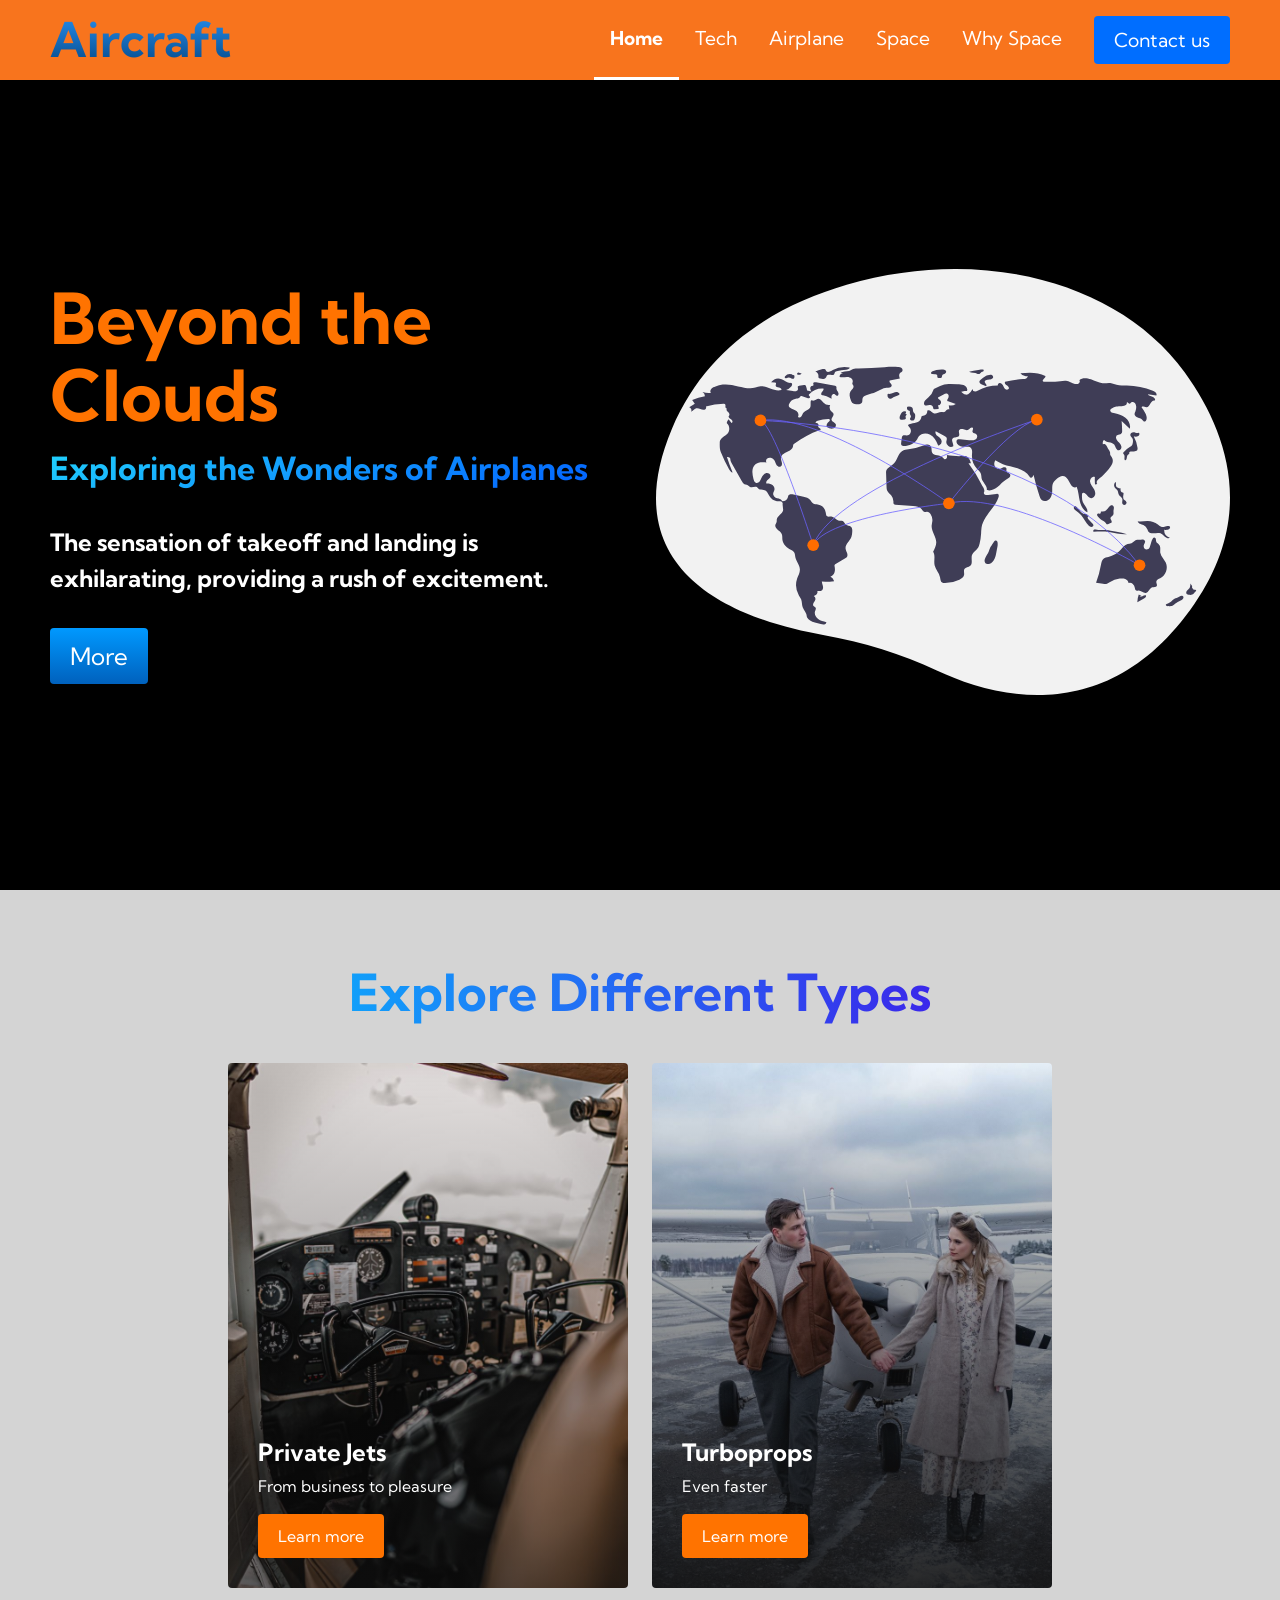
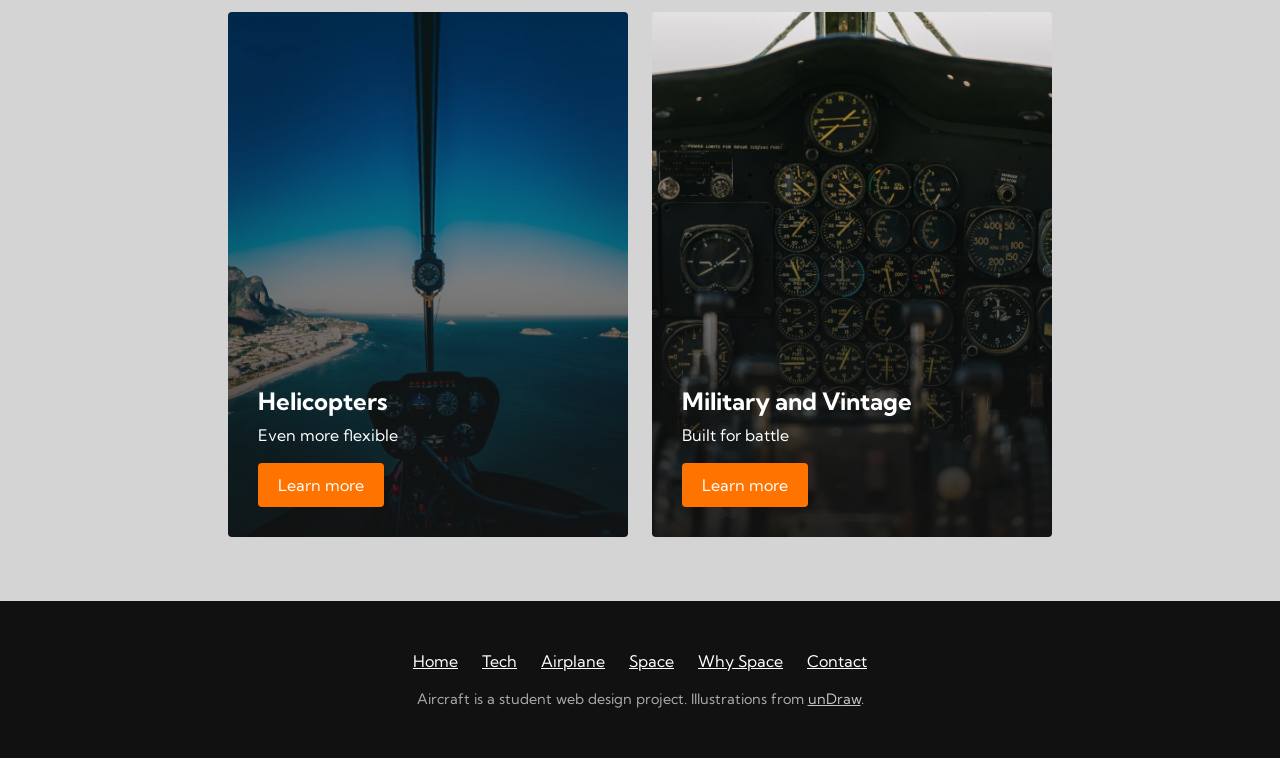
<file: index.html>
<!DOCTYPE html>
<html lang="en">
<head>
    <meta charset="UTF-8">
    <meta name="viewport" content="width=device-width, initial-scale=1.0">
    <title>Aircraft - Exploring the wonders of flight</title>
    <meta name="description" content="A guided tour of aircraft, from airplane engines to space exploration.">
    <meta name="theme-color" content="#f8741d">
    <meta property="og:title" content="Aircraft - Exploring the wonders of flight">
    <meta property="og:description" content="A guided tour of aircraft, from airplane engines to space exploration.">
    <link rel="icon" href="data:image/svg+xml,%3Csvg xmlns='http://www.w3.org/2000/svg' viewBox='0 0 100 100'%3E%3Ctext y='.9em' font-size='90'%3E%E2%9C%88%EF%B8%8F%3C/text%3E%3C/svg%3E">
    <link rel="preconnect" href="https://fonts.googleapis.com">
    <link rel="preconnect" href="https://fonts.gstatic.com" crossorigin>
    <link rel="stylesheet" href="https://fonts.googleapis.com/css2?family=Kumbh+Sans:wght@400;700&display=swap">
    <link rel="stylesheet" href="css/stylesheet.css">
</head>
<body>
<a class="skip-link" href="#content">Skip to content</a>
<nav class="navbar" aria-label="Main">
    <div class="navbar__container">
        <a href="index.html" id="navbar__logo">Aircraft</a>
        <button class="navbar__toggle" id="mobile-menu" type="button" aria-label="Toggle menu" aria-expanded="false" aria-controls="nav-menu">
            <span class="bar"></span><span class="bar"></span><span class="bar"></span>
        </button>
        <ul class="navbar__menu" id="nav-menu">
            <li class="navbar__item"><a href="index.html" class="navbar__links" aria-current="page">Home</a></li>
            <li class="navbar__item"><a href="tech.html" class="navbar__links">Tech</a></li>
            <li class="navbar__item"><a href="airplane.html" class="navbar__links">Airplane</a></li>
            <li class="navbar__item"><a href="space.html" class="navbar__links">Space</a></li>
            <li class="navbar__item"><a href="why-space.html" class="navbar__links">Why Space</a></li>
            <li class="navbar__btn"><a href="contact.html" class="button">Contact us</a></li>
        </ul>
    </div>
</nav>
<main id="content">
    <section class="main">
        <div class="main__container">
            <div class="main__content">
                <h1>Beyond the Clouds</h1>
                <h2>Exploring the Wonders of Airplanes</h2>
                <p>The sensation of takeoff and landing is exhilarating, providing a rush of excitement.</p>
                <a class="main__btn" href="tech.html"><span>More</span></a>
            </div>
            <div class="main__img--container">
                <img src="images/world.svg" alt="Illustration of a connected world">
            </div>
        </div>
    </section>
    <section class="services" aria-labelledby="types-heading">
        <h2 id="types-heading">Explore Different Types</h2>
        <div class="services__container">
            <a class="services__card card--jets" href="airplane.html">
                <h3>Private Jets</h3>
                <p>From business to pleasure</p>
                <span class="services__cta">Learn more</span>
            </a>
            <a class="services__card card--turboprops" href="airplane.html">
                <h3>Turboprops</h3>
                <p>Even faster</p>
                <span class="services__cta">Learn more</span>
            </a>
            <a class="services__card card--helis" href="airplane.html">
                <h3>Helicopters</h3>
                <p>Even more flexible</p>
                <span class="services__cta">Learn more</span>
            </a>
            <a class="services__card card--military" href="airplane.html">
                <h3>Military and Vintage</h3>
                <p>Built for battle</p>
                <span class="services__cta">Learn more</span>
            </a>
        </div>
    </section>
</main>
<footer class="footer">
    <ul class="footer__links">
        <li><a href="index.html">Home</a></li>
        <li><a href="tech.html">Tech</a></li>
        <li><a href="airplane.html">Airplane</a></li>
        <li><a href="space.html">Space</a></li>
        <li><a href="why-space.html">Why Space</a></li>
        <li><a href="contact.html">Contact</a></li>
    </ul>
    <p class="footer__note">Aircraft is a student web design project. Illustrations from <a href="https://undraw.co/illustrations" target="_blank" rel="noopener">unDraw</a>.</p>
</footer>
<script src="js/app.js"></script>
</body>
</html>
</file>
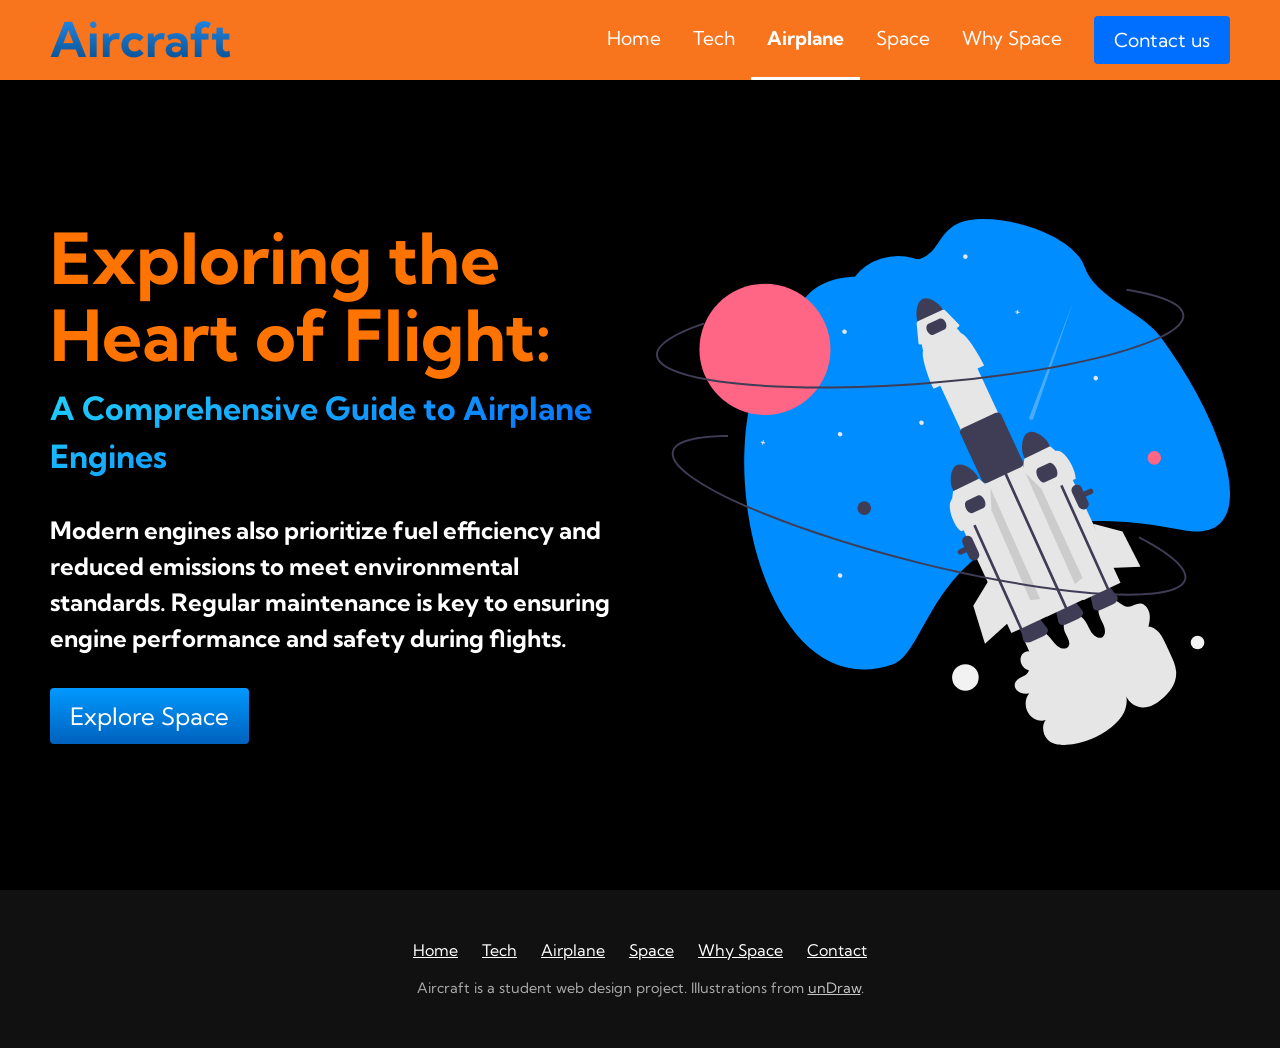
<file: airplane.html>
<!DOCTYPE html>
<html lang="en">
<head>
    <meta charset="UTF-8">
    <meta name="viewport" content="width=device-width, initial-scale=1.0">
    <title>Airplane engines - Aircraft</title>
    <meta name="description" content="A guide to airplane engines, efficiency and maintenance.">
    <meta name="theme-color" content="#f8741d">
    <meta property="og:title" content="Airplane engines - Aircraft">
    <meta property="og:description" content="A guide to airplane engines, efficiency and maintenance.">
    <link rel="icon" href="data:image/svg+xml,%3Csvg xmlns='http://www.w3.org/2000/svg' viewBox='0 0 100 100'%3E%3Ctext y='.9em' font-size='90'%3E%E2%9C%88%EF%B8%8F%3C/text%3E%3C/svg%3E">
    <link rel="preconnect" href="https://fonts.googleapis.com">
    <link rel="preconnect" href="https://fonts.gstatic.com" crossorigin>
    <link rel="stylesheet" href="https://fonts.googleapis.com/css2?family=Kumbh+Sans:wght@400;700&display=swap">
    <link rel="stylesheet" href="css/stylesheet.css">
</head>
<body>
<a class="skip-link" href="#content">Skip to content</a>
<nav class="navbar" aria-label="Main">
    <div class="navbar__container">
        <a href="index.html" id="navbar__logo">Aircraft</a>
        <button class="navbar__toggle" id="mobile-menu" type="button" aria-label="Toggle menu" aria-expanded="false" aria-controls="nav-menu">
            <span class="bar"></span><span class="bar"></span><span class="bar"></span>
        </button>
        <ul class="navbar__menu" id="nav-menu">
            <li class="navbar__item"><a href="index.html" class="navbar__links">Home</a></li>
            <li class="navbar__item"><a href="tech.html" class="navbar__links">Tech</a></li>
            <li class="navbar__item"><a href="airplane.html" class="navbar__links" aria-current="page">Airplane</a></li>
            <li class="navbar__item"><a href="space.html" class="navbar__links">Space</a></li>
            <li class="navbar__item"><a href="why-space.html" class="navbar__links">Why Space</a></li>
            <li class="navbar__btn"><a href="contact.html" class="button">Contact us</a></li>
        </ul>
    </div>
</nav>
<main id="content">
    <section class="main">
        <div class="main__container">
            <div class="main__content">
                <h1>Exploring the Heart of Flight:</h1>
                <h2>A Comprehensive Guide to Airplane Engines</h2>
                <p>Modern engines also prioritize fuel efficiency and reduced emissions to meet environmental standards. Regular maintenance is key to ensuring engine performance and safety during flights.</p>
                <a class="main__btn" href="space.html"><span>Explore Space</span></a>
            </div>
            <div class="main__img--container">
                <img src="images/airplane.svg" alt="Illustration of an airplane">
            </div>
        </div>
    </section>
</main>
<footer class="footer">
    <ul class="footer__links">
        <li><a href="index.html">Home</a></li>
        <li><a href="tech.html">Tech</a></li>
        <li><a href="airplane.html">Airplane</a></li>
        <li><a href="space.html">Space</a></li>
        <li><a href="why-space.html">Why Space</a></li>
        <li><a href="contact.html">Contact</a></li>
    </ul>
    <p class="footer__note">Aircraft is a student web design project. Illustrations from <a href="https://undraw.co/illustrations" target="_blank" rel="noopener">unDraw</a>.</p>
</footer>
<script src="js/app.js"></script>
</body>
</html>
</file>
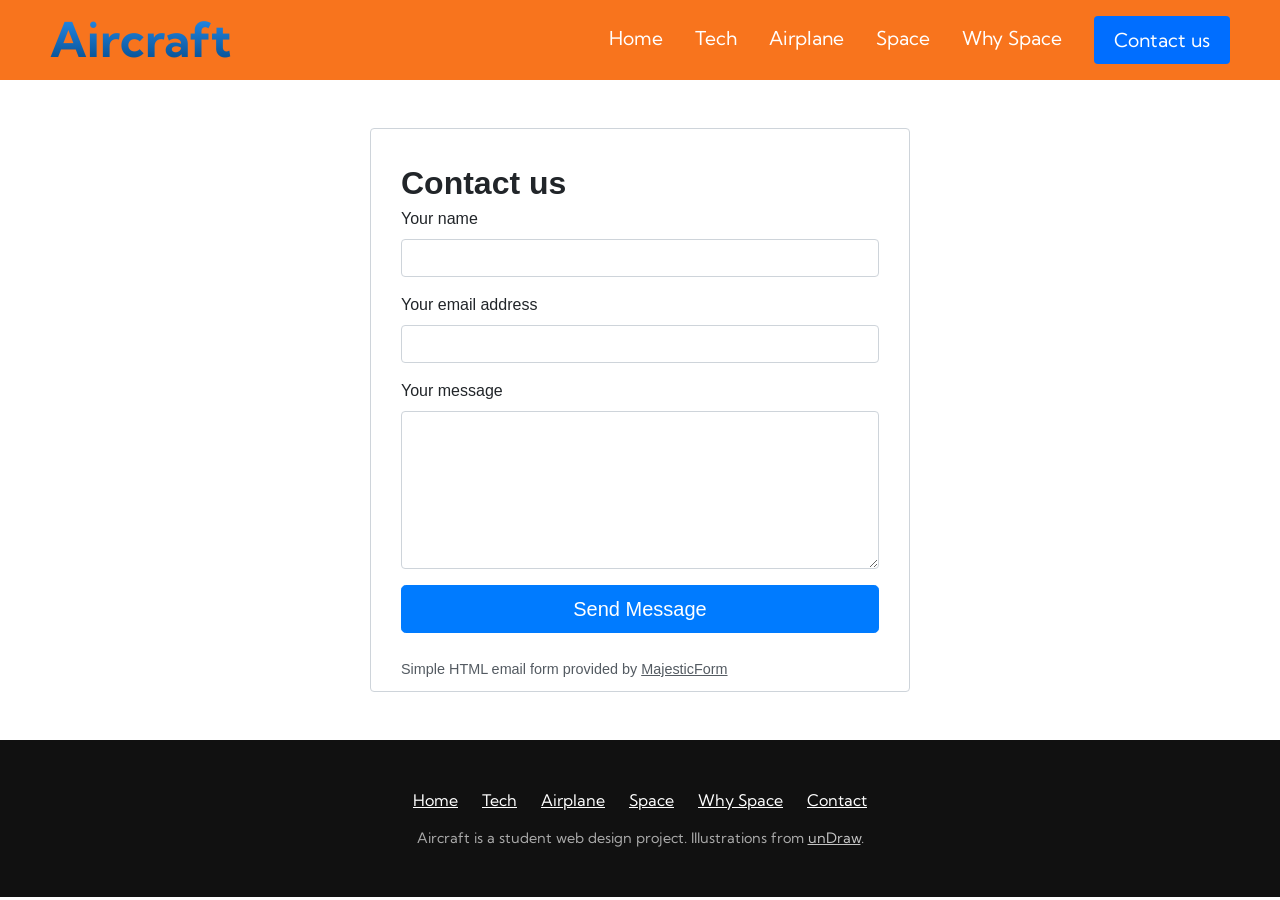
<file: contact.html>
<!DOCTYPE html>
<html lang="en">
<head>
    <meta charset="UTF-8">
    <meta name="viewport" content="width=device-width, initial-scale=1.0">
    <title>Contact - Aircraft</title>
    <meta name="description" content="Send the Aircraft team a message.">
    <meta name="theme-color" content="#f8741d">
    <meta property="og:title" content="Contact - Aircraft">
    <meta property="og:description" content="Send the Aircraft team a message.">
    <link rel="icon" href="data:image/svg+xml,%3Csvg xmlns='http://www.w3.org/2000/svg' viewBox='0 0 100 100'%3E%3Ctext y='.9em' font-size='90'%3E%E2%9C%88%EF%B8%8F%3C/text%3E%3C/svg%3E">
    <link rel="preconnect" href="https://fonts.googleapis.com">
    <link rel="preconnect" href="https://fonts.gstatic.com" crossorigin>
    <link rel="stylesheet" href="https://fonts.googleapis.com/css2?family=Kumbh+Sans:wght@400;700&display=swap">
    <link rel="stylesheet" href="css/stylesheet.css">
    <link rel="stylesheet" href="css/contact-form.css">
</head>
<body>
<a class="skip-link" href="#content">Skip to content</a>
<nav class="navbar" aria-label="Main">
    <div class="navbar__container">
        <a href="index.html" id="navbar__logo">Aircraft</a>
        <button class="navbar__toggle" id="mobile-menu" type="button" aria-label="Toggle menu" aria-expanded="false" aria-controls="nav-menu">
            <span class="bar"></span><span class="bar"></span><span class="bar"></span>
        </button>
        <ul class="navbar__menu" id="nav-menu">
            <li class="navbar__item"><a href="index.html" class="navbar__links">Home</a></li>
            <li class="navbar__item"><a href="tech.html" class="navbar__links">Tech</a></li>
            <li class="navbar__item"><a href="airplane.html" class="navbar__links">Airplane</a></li>
            <li class="navbar__item"><a href="space.html" class="navbar__links">Space</a></li>
            <li class="navbar__item"><a href="why-space.html" class="navbar__links">Why Space</a></li>
            <li class="navbar__btn"><a href="contact.html" class="button" aria-current="page">Contact us</a></li>
        </ul>
    </div>
</nav>
<main id="content" class="contact">
    <div class="fcf-body">
        <div id="fcf-form">
            <h1 class="fcf-h3">Contact us</h1>
            <form id="fcf-form-id" class="fcf-form-class" method="post" action="#">
                <div class="fcf-form-group">
                    <label for="Name" class="fcf-label">Your name</label>
                    <div class="fcf-input-group">
                        <input type="text" id="Name" name="Name" class="fcf-form-control" autocomplete="name" required>
                    </div>
                </div>
                <div class="fcf-form-group">
                    <label for="Email" class="fcf-label">Your email address</label>
                    <div class="fcf-input-group">
                        <input type="email" id="Email" name="Email" class="fcf-form-control" autocomplete="email" required>
                    </div>
                </div>
                <div class="fcf-form-group">
                    <label for="Message" class="fcf-label">Your message</label>
                    <div class="fcf-input-group">
                        <textarea id="Message" name="Message" class="fcf-form-control" rows="6" maxlength="3000" required></textarea>
                    </div>
                </div>
                <div class="fcf-form-group">
                    <button type="submit" id="fcf-button" class="fcf-btn fcf-btn-primary fcf-btn-lg fcf-btn-block">Send Message</button>
                </div>
                <p id="contact-status" class="contact-status" role="status" hidden></p>
                <div class="fcf-credit" id="fcf-credit">
                    Simple HTML email form provided by <a href="https://www.majesticform.com" target="_blank" rel="noopener">MajesticForm</a>
                </div>
            </form>
        </div>
    </div>
</main>
<footer class="footer">
    <ul class="footer__links">
        <li><a href="index.html">Home</a></li>
        <li><a href="tech.html">Tech</a></li>
        <li><a href="airplane.html">Airplane</a></li>
        <li><a href="space.html">Space</a></li>
        <li><a href="why-space.html">Why Space</a></li>
        <li><a href="contact.html">Contact</a></li>
    </ul>
    <p class="footer__note">Aircraft is a student web design project. Illustrations from <a href="https://undraw.co/illustrations" target="_blank" rel="noopener">unDraw</a>.</p>
</footer>
<script src="js/app.js"></script>
</body>
</html>
</file>
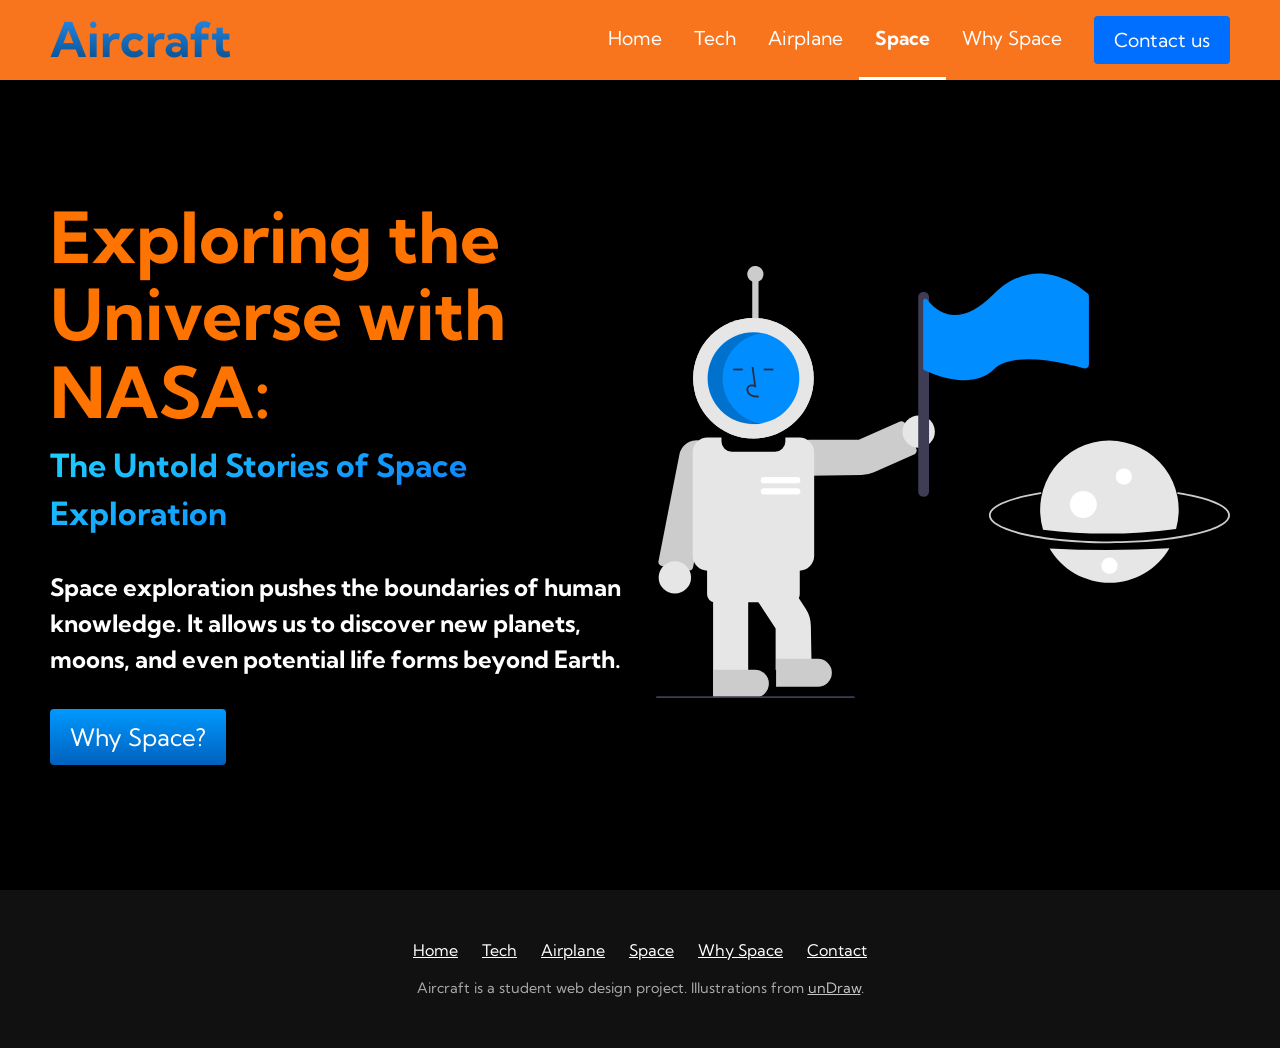
<file: space.html>
<!DOCTYPE html>
<html lang="en">
<head>
    <meta charset="UTF-8">
    <meta name="viewport" content="width=device-width, initial-scale=1.0">
    <title>Space exploration - Aircraft</title>
    <meta name="description" content="The untold stories of space exploration with NASA.">
    <meta name="theme-color" content="#f8741d">
    <meta property="og:title" content="Space exploration - Aircraft">
    <meta property="og:description" content="The untold stories of space exploration with NASA.">
    <link rel="icon" href="data:image/svg+xml,%3Csvg xmlns='http://www.w3.org/2000/svg' viewBox='0 0 100 100'%3E%3Ctext y='.9em' font-size='90'%3E%E2%9C%88%EF%B8%8F%3C/text%3E%3C/svg%3E">
    <link rel="preconnect" href="https://fonts.googleapis.com">
    <link rel="preconnect" href="https://fonts.gstatic.com" crossorigin>
    <link rel="stylesheet" href="https://fonts.googleapis.com/css2?family=Kumbh+Sans:wght@400;700&display=swap">
    <link rel="stylesheet" href="css/stylesheet.css">
</head>
<body>
<a class="skip-link" href="#content">Skip to content</a>
<nav class="navbar" aria-label="Main">
    <div class="navbar__container">
        <a href="index.html" id="navbar__logo">Aircraft</a>
        <button class="navbar__toggle" id="mobile-menu" type="button" aria-label="Toggle menu" aria-expanded="false" aria-controls="nav-menu">
            <span class="bar"></span><span class="bar"></span><span class="bar"></span>
        </button>
        <ul class="navbar__menu" id="nav-menu">
            <li class="navbar__item"><a href="index.html" class="navbar__links">Home</a></li>
            <li class="navbar__item"><a href="tech.html" class="navbar__links">Tech</a></li>
            <li class="navbar__item"><a href="airplane.html" class="navbar__links">Airplane</a></li>
            <li class="navbar__item"><a href="space.html" class="navbar__links" aria-current="page">Space</a></li>
            <li class="navbar__item"><a href="why-space.html" class="navbar__links">Why Space</a></li>
            <li class="navbar__btn"><a href="contact.html" class="button">Contact us</a></li>
        </ul>
    </div>
</nav>
<main id="content">
    <section class="main">
        <div class="main__container">
            <div class="main__content">
                <h1>Exploring the Universe with NASA:</h1>
                <h2>The Untold Stories of Space Exploration</h2>
                <p>Space exploration pushes the boundaries of human knowledge. It allows us to discover new planets, moons, and even potential life forms beyond Earth.</p>
                <a class="main__btn" href="why-space.html"><span>Why Space?</span></a>
            </div>
            <div class="main__img--container">
                <img src="images/space.svg" alt="Illustration of space exploration">
            </div>
        </div>
    </section>
</main>
<footer class="footer">
    <ul class="footer__links">
        <li><a href="index.html">Home</a></li>
        <li><a href="tech.html">Tech</a></li>
        <li><a href="airplane.html">Airplane</a></li>
        <li><a href="space.html">Space</a></li>
        <li><a href="why-space.html">Why Space</a></li>
        <li><a href="contact.html">Contact</a></li>
    </ul>
    <p class="footer__note">Aircraft is a student web design project. Illustrations from <a href="https://undraw.co/illustrations" target="_blank" rel="noopener">unDraw</a>.</p>
</footer>
<script src="js/app.js"></script>
</body>
</html>
</file>
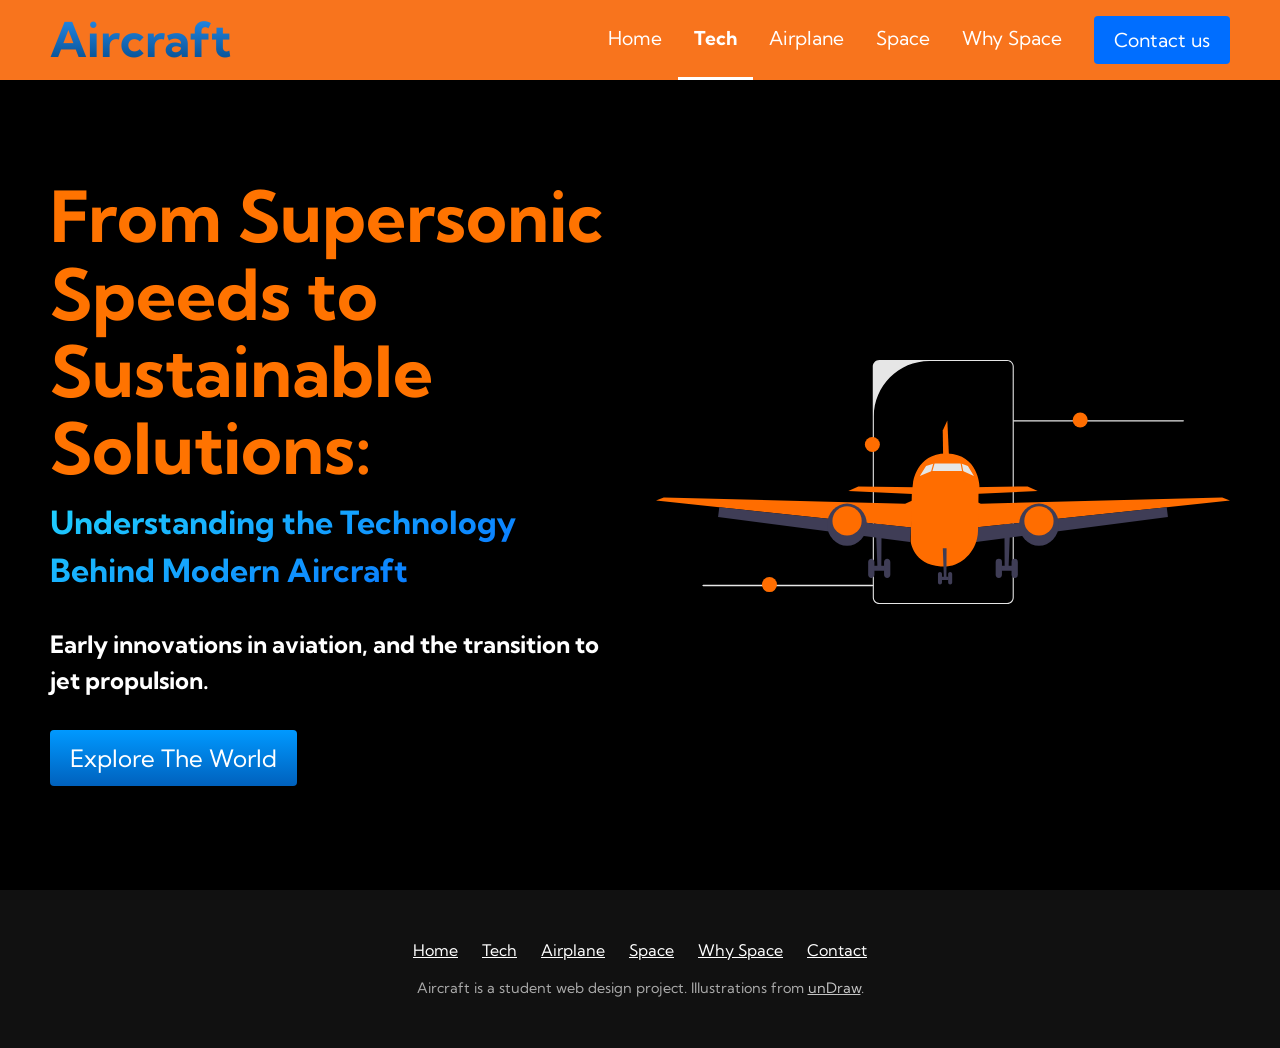
<file: tech.html>
<!DOCTYPE html>
<html lang="en">
<head>
    <meta charset="UTF-8">
    <meta name="viewport" content="width=device-width, initial-scale=1.0">
    <title>Tech - Aircraft</title>
    <meta name="description" content="The technology behind modern aircraft, from early aviation to jet propulsion.">
    <meta name="theme-color" content="#f8741d">
    <meta property="og:title" content="Tech - Aircraft">
    <meta property="og:description" content="The technology behind modern aircraft, from early aviation to jet propulsion.">
    <link rel="icon" href="data:image/svg+xml,%3Csvg xmlns='http://www.w3.org/2000/svg' viewBox='0 0 100 100'%3E%3Ctext y='.9em' font-size='90'%3E%E2%9C%88%EF%B8%8F%3C/text%3E%3C/svg%3E">
    <link rel="preconnect" href="https://fonts.googleapis.com">
    <link rel="preconnect" href="https://fonts.gstatic.com" crossorigin>
    <link rel="stylesheet" href="https://fonts.googleapis.com/css2?family=Kumbh+Sans:wght@400;700&display=swap">
    <link rel="stylesheet" href="css/stylesheet.css">
</head>
<body>
<a class="skip-link" href="#content">Skip to content</a>
<nav class="navbar" aria-label="Main">
    <div class="navbar__container">
        <a href="index.html" id="navbar__logo">Aircraft</a>
        <button class="navbar__toggle" id="mobile-menu" type="button" aria-label="Toggle menu" aria-expanded="false" aria-controls="nav-menu">
            <span class="bar"></span><span class="bar"></span><span class="bar"></span>
        </button>
        <ul class="navbar__menu" id="nav-menu">
            <li class="navbar__item"><a href="index.html" class="navbar__links">Home</a></li>
            <li class="navbar__item"><a href="tech.html" class="navbar__links" aria-current="page">Tech</a></li>
            <li class="navbar__item"><a href="airplane.html" class="navbar__links">Airplane</a></li>
            <li class="navbar__item"><a href="space.html" class="navbar__links">Space</a></li>
            <li class="navbar__item"><a href="why-space.html" class="navbar__links">Why Space</a></li>
            <li class="navbar__btn"><a href="contact.html" class="button">Contact us</a></li>
        </ul>
    </div>
</nav>
<main id="content">
    <section class="main">
        <div class="main__container">
            <div class="main__content">
                <h1>From Supersonic Speeds to Sustainable Solutions:</h1>
                <h2>Understanding the Technology Behind Modern Aircraft</h2>
                <p>Early innovations in aviation, and the transition to jet propulsion.</p>
                <a class="main__btn" href="airplane.html"><span>Explore The World</span></a>
            </div>
            <div class="main__img--container">
                <img src="images/tech.svg" alt="Illustration of aircraft technology">
            </div>
        </div>
    </section>
</main>
<footer class="footer">
    <ul class="footer__links">
        <li><a href="index.html">Home</a></li>
        <li><a href="tech.html">Tech</a></li>
        <li><a href="airplane.html">Airplane</a></li>
        <li><a href="space.html">Space</a></li>
        <li><a href="why-space.html">Why Space</a></li>
        <li><a href="contact.html">Contact</a></li>
    </ul>
    <p class="footer__note">Aircraft is a student web design project. Illustrations from <a href="https://undraw.co/illustrations" target="_blank" rel="noopener">unDraw</a>.</p>
</footer>
<script src="js/app.js"></script>
</body>
</html>
</file>
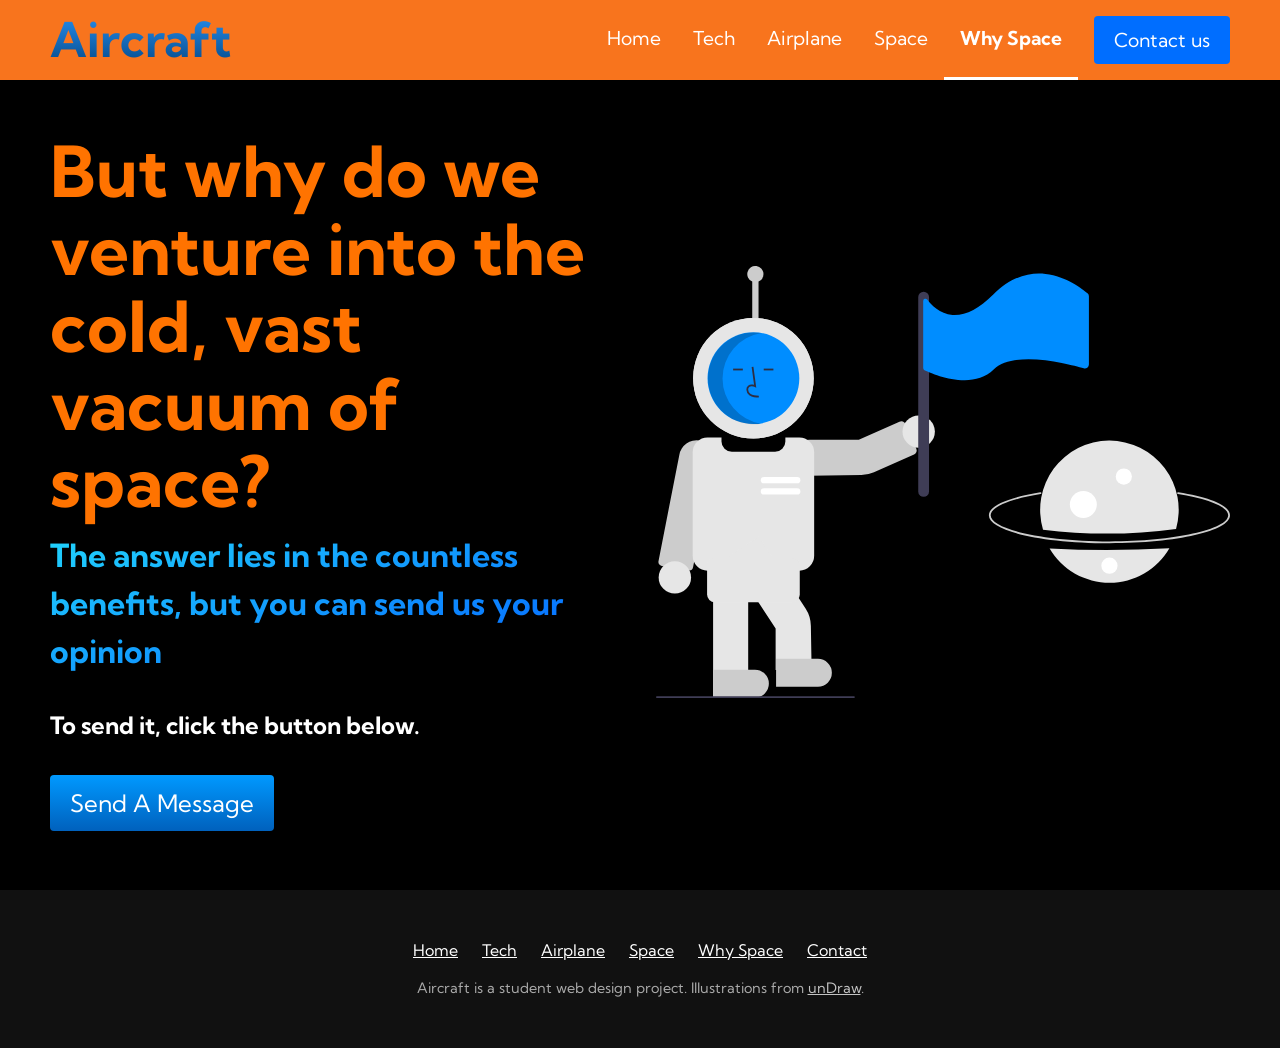
<file: why-space.html>
<!DOCTYPE html>
<html lang="en">
<head>
    <meta charset="UTF-8">
    <meta name="viewport" content="width=device-width, initial-scale=1.0">
    <title>Why space? - Aircraft</title>
    <meta name="description" content="Why we venture into space, and a way to send us your opinion.">
    <meta name="theme-color" content="#f8741d">
    <meta property="og:title" content="Why space? - Aircraft">
    <meta property="og:description" content="Why we venture into space, and a way to send us your opinion.">
    <link rel="icon" href="data:image/svg+xml,%3Csvg xmlns='http://www.w3.org/2000/svg' viewBox='0 0 100 100'%3E%3Ctext y='.9em' font-size='90'%3E%E2%9C%88%EF%B8%8F%3C/text%3E%3C/svg%3E">
    <link rel="preconnect" href="https://fonts.googleapis.com">
    <link rel="preconnect" href="https://fonts.gstatic.com" crossorigin>
    <link rel="stylesheet" href="https://fonts.googleapis.com/css2?family=Kumbh+Sans:wght@400;700&display=swap">
    <link rel="stylesheet" href="css/stylesheet.css">
</head>
<body>
<a class="skip-link" href="#content">Skip to content</a>
<nav class="navbar" aria-label="Main">
    <div class="navbar__container">
        <a href="index.html" id="navbar__logo">Aircraft</a>
        <button class="navbar__toggle" id="mobile-menu" type="button" aria-label="Toggle menu" aria-expanded="false" aria-controls="nav-menu">
            <span class="bar"></span><span class="bar"></span><span class="bar"></span>
        </button>
        <ul class="navbar__menu" id="nav-menu">
            <li class="navbar__item"><a href="index.html" class="navbar__links">Home</a></li>
            <li class="navbar__item"><a href="tech.html" class="navbar__links">Tech</a></li>
            <li class="navbar__item"><a href="airplane.html" class="navbar__links">Airplane</a></li>
            <li class="navbar__item"><a href="space.html" class="navbar__links">Space</a></li>
            <li class="navbar__item"><a href="why-space.html" class="navbar__links" aria-current="page">Why Space</a></li>
            <li class="navbar__btn"><a href="contact.html" class="button">Contact us</a></li>
        </ul>
    </div>
</nav>
<main id="content">
    <section class="main">
        <div class="main__container">
            <div class="main__content">
                <h1>But why do we venture into the cold, vast vacuum of space?</h1>
                <h2>The answer lies in the countless benefits, but you can send us your opinion</h2>
                <p>To send it, click the button below.</p>
                <a class="main__btn" href="contact.html"><span>Send A Message</span></a>
            </div>
            <div class="main__img--container">
                <img src="images/space.svg" alt="Illustration of space exploration">
            </div>
        </div>
    </section>
</main>
<footer class="footer">
    <ul class="footer__links">
        <li><a href="index.html">Home</a></li>
        <li><a href="tech.html">Tech</a></li>
        <li><a href="airplane.html">Airplane</a></li>
        <li><a href="space.html">Space</a></li>
        <li><a href="why-space.html">Why Space</a></li>
        <li><a href="contact.html">Contact</a></li>
    </ul>
    <p class="footer__note">Aircraft is a student web design project. Illustrations from <a href="https://undraw.co/illustrations" target="_blank" rel="noopener">unDraw</a>.</p>
</footer>
<script src="js/app.js"></script>
</body>
</html>
</file>
<file: css/stylesheet.css>
/* ==========================================================================
   Aircraft - site styles
   Sections: tokens, base, navbar, hero, cards, contact, footer, motion
   ========================================================================== */

:root {
  --orange: #f8741d;
  --orange-bright: #ff7300;
  --blue: #006eff;
  --blue-dark: #0061bd;
  --blue-light: #0099ff;
  --ink: #000;
  --paper: #fff;
  --grey: #d4d4d4;
  --max-width: 1300px;
  --gutter: clamp(1.25rem, 4vw, 3.125rem);
}

/* ---------- Base ---------- */
*, *::before, *::after { box-sizing: border-box; }

* { margin: 0; padding: 0; }

body {
  font-family: "Kumbh Sans", system-ui, -apple-system, "Segoe UI", Arial, sans-serif;
  line-height: 1.5;
  color: var(--ink);
  background: var(--paper);
}

img { max-width: 100%; height: auto; }

a:focus-visible,
button:focus-visible {
  outline: 3px solid #fff;
  outline-offset: 2px;
  box-shadow: 0 0 0 5px var(--blue);
}

.skip-link {
  position: absolute;
  left: 1rem;
  top: -4rem;
  z-index: 1000;
  padding: 0.5rem 1rem;
  background: var(--paper);
  color: var(--ink);
  border-radius: 4px;
}
.skip-link:focus { top: 1rem; }

/* ---------- Navbar ---------- */
.navbar {
  position: sticky;
  top: 0;
  z-index: 999;
  display: flex;
  justify-content: center;
  align-items: center;
  height: 80px;
  background: var(--orange);
  font-size: 1.2rem;
}

.navbar__container {
  display: flex;
  justify-content: space-between;
  align-items: center;
  width: 100%;
  max-width: var(--max-width);
  height: 75px;
  padding: 0 var(--gutter);
}

#navbar__logo {
  display: flex;
  align-items: center;
  font-size: 3rem;
  font-weight: 700;
  text-decoration: none;
  background-color: #f8f8f8;
  background-image: linear-gradient(to top, #003e77 0%, #2b99ff 100%);
  -webkit-background-clip: text;
  background-clip: text;
  -webkit-text-fill-color: transparent;
  color: transparent;
}

.navbar__menu {
  display: flex;
  align-items: center;
  list-style: none;
  text-align: center;
}

.navbar__item { height: 80px; }

.navbar__links {
  display: flex;
  align-items: center;
  justify-content: center;
  height: 100%;
  padding: 0 1rem;
  color: #fff;
  text-decoration: none;
  border-bottom: 3px solid transparent;
  transition: border-color 0.3s ease;
}
.navbar__links:hover,
.navbar__links[aria-current="page"] { border-bottom-color: #fff; }
.navbar__links[aria-current="page"] { font-weight: 700; }

.navbar__btn { padding: 0 0 0 1rem; }

.button {
  display: inline-flex;
  justify-content: center;
  align-items: center;
  padding: 10px 20px;
  border-radius: 4px;
  background: var(--blue);
  color: #fff;
  text-decoration: none;
  transition: background 0.3s ease, color 0.3s ease;
}
.button:hover { background: #fff; color: var(--blue); }

.navbar__toggle {
  display: none;
  padding: 0.5rem;
  border: 0;
  background: none;
  cursor: pointer;
}
.navbar__toggle .bar {
  display: block;
  width: 25px;
  height: 3px;
  margin: 5px auto;
  background: #000;
  transition: all 0.3s ease-in-out;
}
.navbar__toggle.is-active .bar:nth-child(2) { opacity: 0; }
.navbar__toggle.is-active .bar:nth-child(1) { transform: translateY(8px) rotate(45deg); }
.navbar__toggle.is-active .bar:nth-child(3) { transform: translateY(-8px) rotate(-45deg); }

@media (max-width: 960px) {
  .navbar__container { padding: 0 1.25rem; }
  .navbar__toggle { display: block; }

  .navbar__menu {
    position: absolute;
    top: -1000px;
    left: 0;
    z-index: -1;
    display: grid;
    grid-template-columns: auto;
    width: 100%;
    background: #e0f3ff;
    visibility: hidden;
    transition: top 0.5s ease;
  }
  .navbar__menu.active {
    top: 100%;
    z-index: 99;
    visibility: visible;
    font-size: 1.4rem;
  }

  .navbar__item { width: 100%; height: auto; }
  .navbar__links {
    padding: 1.25rem;
    color: #003e77;
    border-bottom: 0;
  }
  .navbar__links:hover,
  .navbar__links[aria-current="page"] { text-decoration: underline; }
  .navbar__btn { padding: 1rem 1.25rem 1.5rem; }
  .button { width: 100%; height: 56px; }
}

/* ---------- Hero ---------- */
.main { background: var(--paper); }

.main__container {
  display: grid;
  grid-template-columns: 1fr 1fr;
  align-items: center;
  gap: 2rem;
  width: 100%;
  max-width: var(--max-width);
  min-height: 90vh;
  margin: 0 auto;
  padding: 2rem var(--gutter);
  background: var(--ink);
}

.main__content { color: #fff; }

.main__content h1 {
  font-size: clamp(2.2rem, 5.5vw, 5rem);
  line-height: 1.1;
  color: var(--orange-bright);
}

.main__content h2 {
  margin-top: 10px;
  font-size: clamp(1.3rem, 2.5vw, 2rem);
  background-color: #fff;
  background-image: linear-gradient(-20deg, #0059ff 0%, #21d4fd 100%);
  -webkit-background-clip: text;
  background-clip: text;
  -webkit-text-fill-color: transparent;
  color: transparent;
}

.main__content p {
  margin-top: 2rem;
  font-size: clamp(1.1rem, 2vw, 1.5rem);
  font-weight: 700;
}

.main__btn {
  position: relative;
  display: inline-block;
  margin-top: 2rem;
  padding: 10px 20px;
  overflow: hidden;
  border-radius: 4px;
  background-image: linear-gradient(to top, var(--blue-dark) 0%, var(--blue-light) 100%);
  color: #fff;
  font-size: 1.5rem;
  text-decoration: none;
  transition: all 0.35s;
}
.main__btn::after {
  content: "";
  position: absolute;
  inset: 0 auto 0 0;
  width: 0;
  background: #ff8f10;
  transition: width 0.35s;
  z-index: 0;
}
.main__btn:hover::after { width: 100%; }
.main__btn span { position: relative; z-index: 1; }

.main__img--container { text-align: center; }
.main__img--container img { max-height: 70vh; }

@media (max-width: 768px) {
  .main__container { grid-template-columns: 1fr; min-height: auto; }
  .main__img--container { order: -1; }
  .main__img--container img { max-height: 40vh; }
}

/* ---------- Aircraft type cards (home page) ---------- */
.services {
  padding: 4rem var(--gutter);
  background: var(--grey);
  text-align: center;
}

.services h2 {
  margin-bottom: 2rem;
  font-size: clamp(2rem, 4vw, 3.5rem);
  background-image: linear-gradient(to right, #04c4ff 10%, #4703e6 90%);
  -webkit-background-clip: text;
  background-clip: text;
  -webkit-text-fill-color: transparent;
  color: transparent;
}

.services__container {
  display: flex;
  flex-wrap: wrap;
  justify-content: center;
  gap: 1.5rem;
  max-width: var(--max-width);
  margin: 0 auto;
}

.services__card {
  position: relative;
  display: flex;
  flex-direction: column;
  justify-content: flex-end;
  align-items: flex-start;
  width: min(400px, 100%);
  min-height: 525px;
  padding: 30px;
  border-radius: 4px;
  background-size: cover;
  background-position: center;
  color: #fff;
  text-align: left;
  text-decoration: none;
  transition: transform 0.2s ease-in;
}
.services__card:hover,
.services__card:focus-visible { transform: scale(1.04); }

.services__card h3 { font-size: 1.5rem; }
.services__card p { margin: 0.25rem 0 1rem; }

.services__cta {
  padding: 10px 20px;
  border-radius: 4px;
  background: var(--orange-bright);
  font-size: 1rem;
}

.card--jets       { background-image: linear-gradient(to bottom, rgba(0,0,0,0) 0%, rgba(17,17,17,0.6) 100%), url("../images/private-jet.jpg"); }
.card--turboprops { background-image: linear-gradient(to bottom, rgba(0,0,0,0) 0%, rgba(17,17,17,0.9) 100%), url("../images/turboprops.jpg"); }
.card--helis      { background-image: linear-gradient(to bottom, rgba(0,0,0,0) 0%, rgba(17,17,17,0.9) 100%), url("../images/helicopters.jpg"); }
.card--military   { background-image: linear-gradient(to bottom, rgba(0,0,0,0) 0%, rgba(17,17,17,0.9) 100%), url("../images/military-vintage.jpg"); }

/* ---------- Contact ---------- */
.contact {
  max-width: 640px;
  margin: 3rem auto;
  padding: 0 var(--gutter);
}
.contact-status {
  margin-top: 1rem;
  padding: 0.75rem 1rem;
  border-radius: 4px;
  background: #e6f4ea;
  color: #1e4620;
}
.contact-status[hidden] { display: none; }

/* ---------- Footer ---------- */
.footer {
  padding: 3rem var(--gutter);
  background: #111;
  color: #ddd;
  text-align: center;
}
.footer__links {
  display: flex;
  flex-wrap: wrap;
  justify-content: center;
  gap: 0.5rem 1.5rem;
  margin-bottom: 1rem;
  list-style: none;
}
.footer a { color: #fff; }
.footer__note { font-size: 0.9rem; opacity: 0.75; }

/* ---------- Motion ---------- */
@media (prefers-reduced-motion: reduce) {
  *, *::before, *::after { transition: none !important; }
}
</file>
<file: css/contact-form.css>
#fcf-form {
    display:block;
}

.fcf-body {
    margin: 0;
    font-family: -apple-system, Arial, sans-serif;
    font-size: 1rem;
    font-weight: 400;
    line-height: 1.5;
    color: #212529;
    text-align: left;
    background-color: #fff;
    padding: 30px;
    padding-bottom: 10px;
    border: 1px solid #ced4da;
    border-radius: 0.25rem;
    max-width: 100%;
}

.fcf-form-group {
    margin-bottom: 1rem;
}

.fcf-input-group {
    position: relative;
    display: -ms-flexbox;
    display: flex;
    -ms-flex-wrap: wrap;
    flex-wrap: wrap;
    -ms-flex-align: stretch;
    align-items: stretch;
    width: 100%;
}

.fcf-form-control {
    display: block;
    width: 100%;
    height: calc(1.5em + 0.75rem + 2px);
    padding: 0.375rem 0.75rem;
    font-size: 1rem;
    font-weight: 400;
    line-height: 1.5;
    color: #495057;
    background-color: #fff;
    background-clip: padding-box;
    border: 1px solid #ced4da;
    outline: none;
    border-radius: 0.25rem;
    transition: border-color 0.15s ease-in-out, box-shadow 0.15s ease-in-out;
}

.fcf-form-control:focus {
    border: 1px solid #313131;
}

select.fcf-form-control[size], select.fcf-form-control[multiple] {
    height: auto;
}

textarea.fcf-form-control {
    font-family: -apple-system, Arial, sans-serif;
    height: auto;
}

label.fcf-label {
    display: inline-block;
    margin-bottom: 0.5rem;
}

.fcf-credit {
    padding-top: 10px;
    font-size: 0.9rem;
    color: #545b62;
}

.fcf-credit a {
    color: #545b62;
    text-decoration: underline;
}

.fcf-credit a:hover {
    color: #0056b3;
    text-decoration: underline;
}

.fcf-btn {
    display: inline-block;
    font-weight: 400;
    color: #212529;
    text-align: center;
    vertical-align: middle;
    cursor: pointer;
    -webkit-user-select: none;
    -moz-user-select: none;
    -ms-user-select: none;
    user-select: none;
    background-color: transparent;
    border: 1px solid transparent;
    padding: 0.375rem 0.75rem;
    font-size: 1rem;
    line-height: 1.5;
    border-radius: 0.25rem;
    transition: color 0.15s ease-in-out, background-color 0.15s ease-in-out, border-color 0.15s ease-in-out, box-shadow 0.15s ease-in-out;
}

@media (prefers-reduced-motion: reduce) {
    .fcf-btn {
        transition: none;
    }
}

.fcf-btn:hover {
    color: #212529;
    text-decoration: none;
}

.fcf-btn:focus, .fcf-btn.focus {
    outline: 0;
    box-shadow: 0 0 0 0.2rem rgba(0, 123, 255, 0.25);
}

.fcf-btn-primary {
    color: #fff;
    background-color: #007bff;
    border-color: #007bff;
}

.fcf-btn-primary:hover {
    color: #fff;
    background-color: #0069d9;
    border-color: #0062cc;
}

.fcf-btn-primary:focus, .fcf-btn-primary.focus {
    color: #fff;
    background-color: #0069d9;
    border-color: #0062cc;
    box-shadow: 0 0 0 0.2rem rgba(38, 143, 255, 0.5);
}

.fcf-btn-lg, .fcf-btn-group-lg>.fcf-btn {
    padding: 0.5rem 1rem;
    font-size: 1.25rem;
    line-height: 1.5;
    border-radius: 0.3rem;
}

.fcf-btn-block {
    display: block;
    width: 100%;
}

.fcf-btn-block+.fcf-btn-block {
    margin-top: 0.5rem;
}

input[type="submit"].fcf-btn-block, input[type="reset"].fcf-btn-block, input[type="button"].fcf-btn-block {
    width: 100%;
}
</file>
